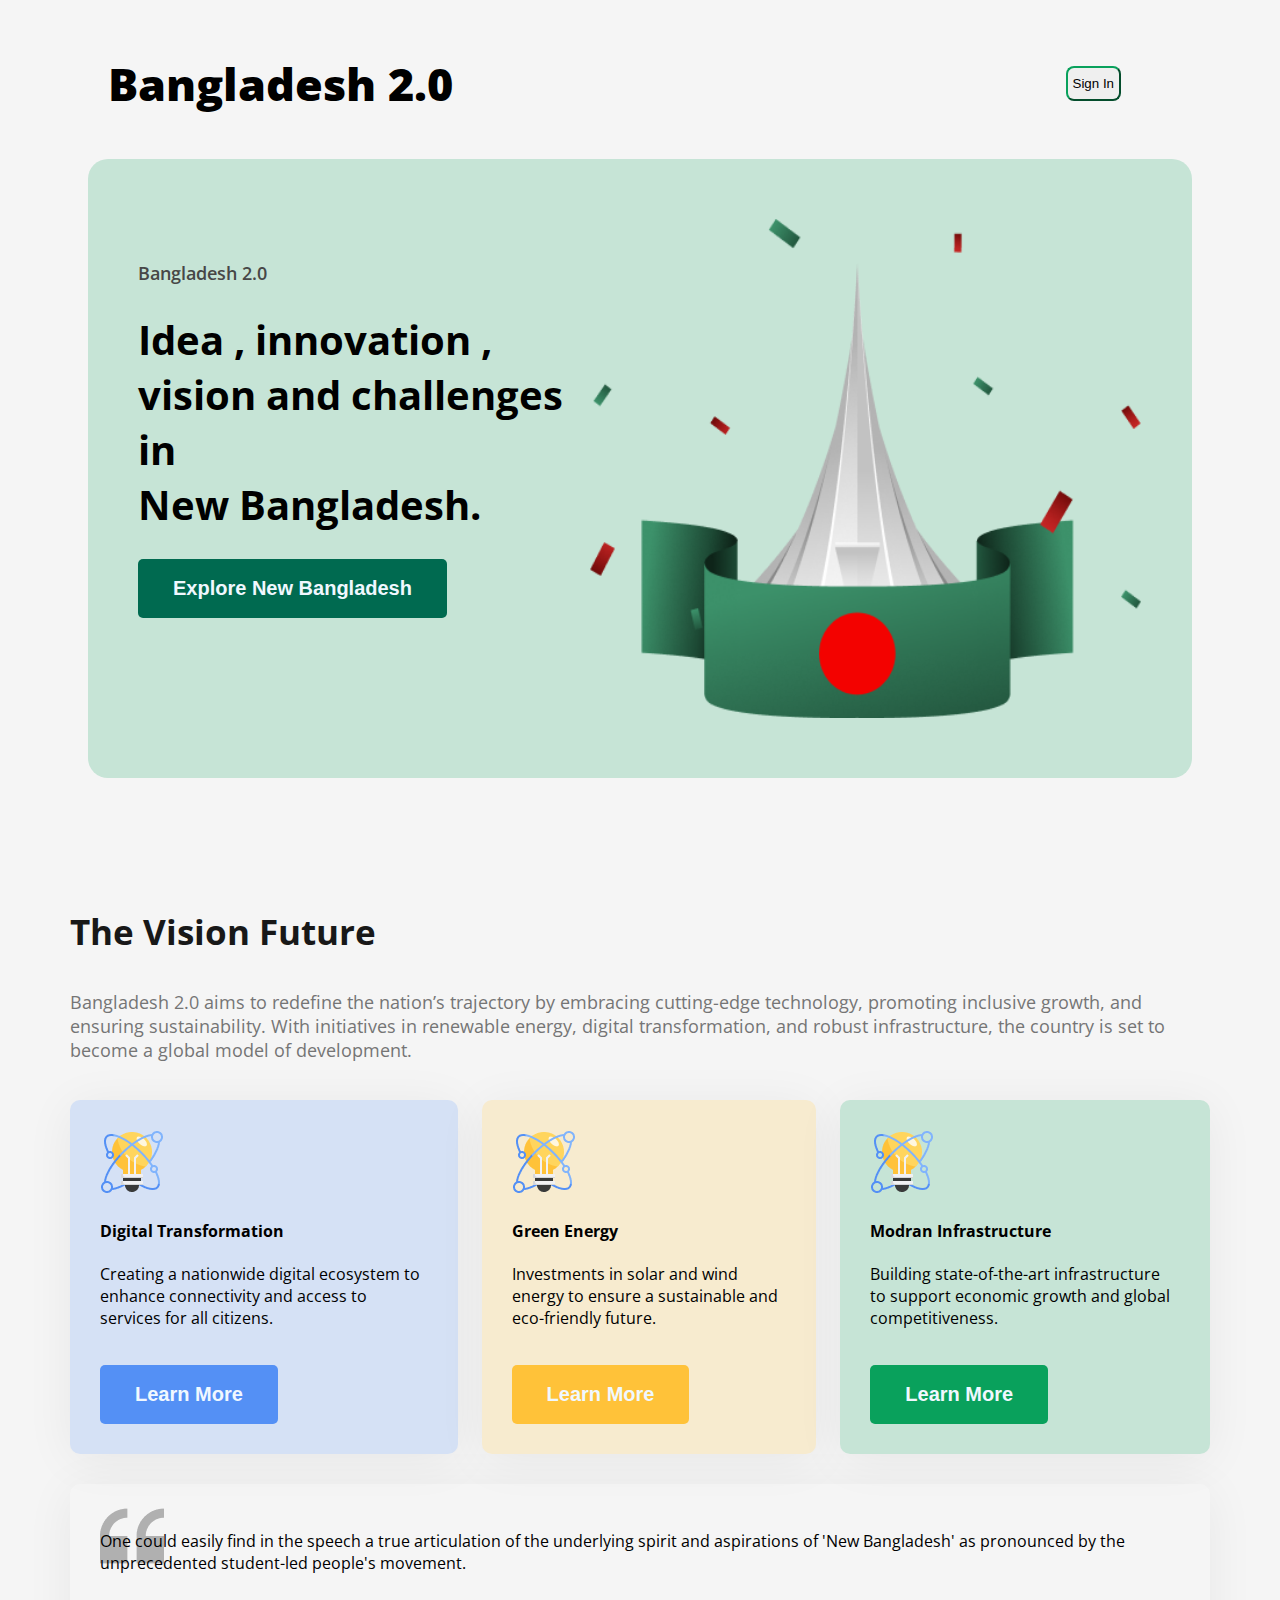
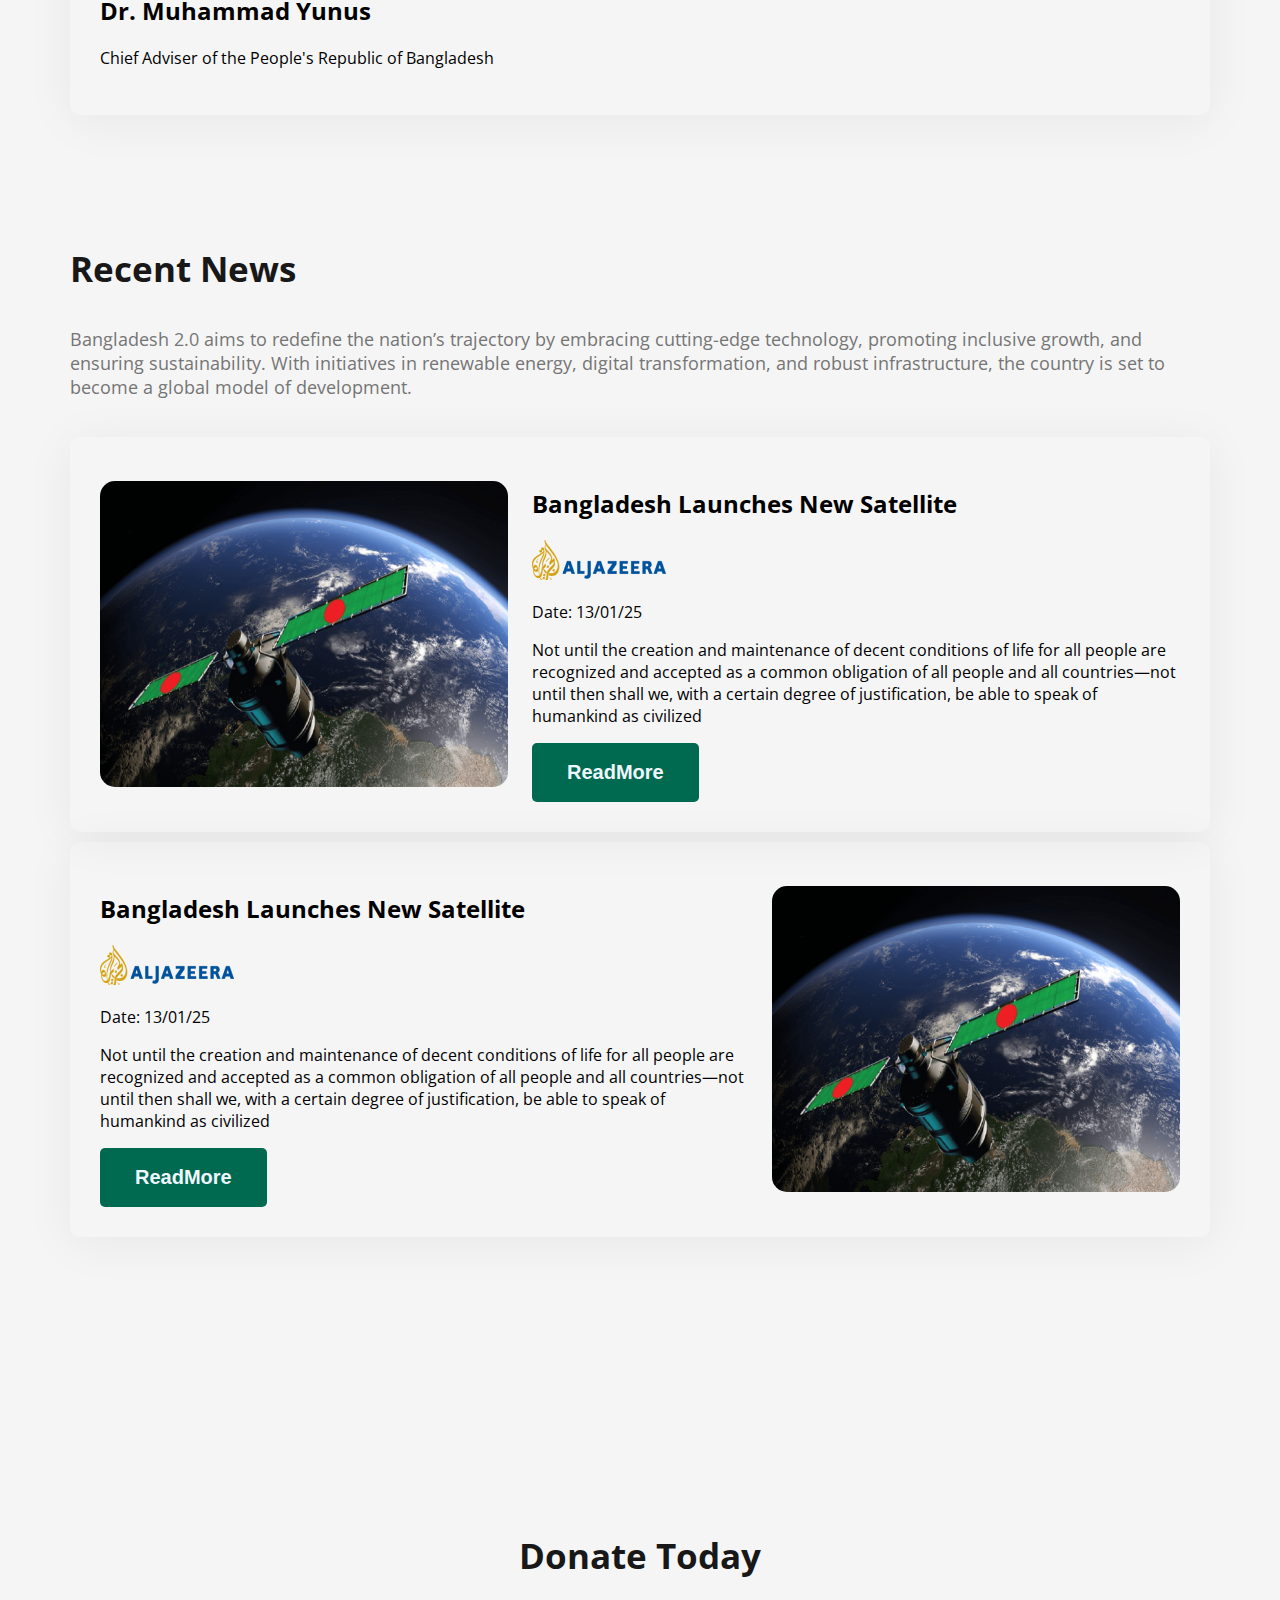
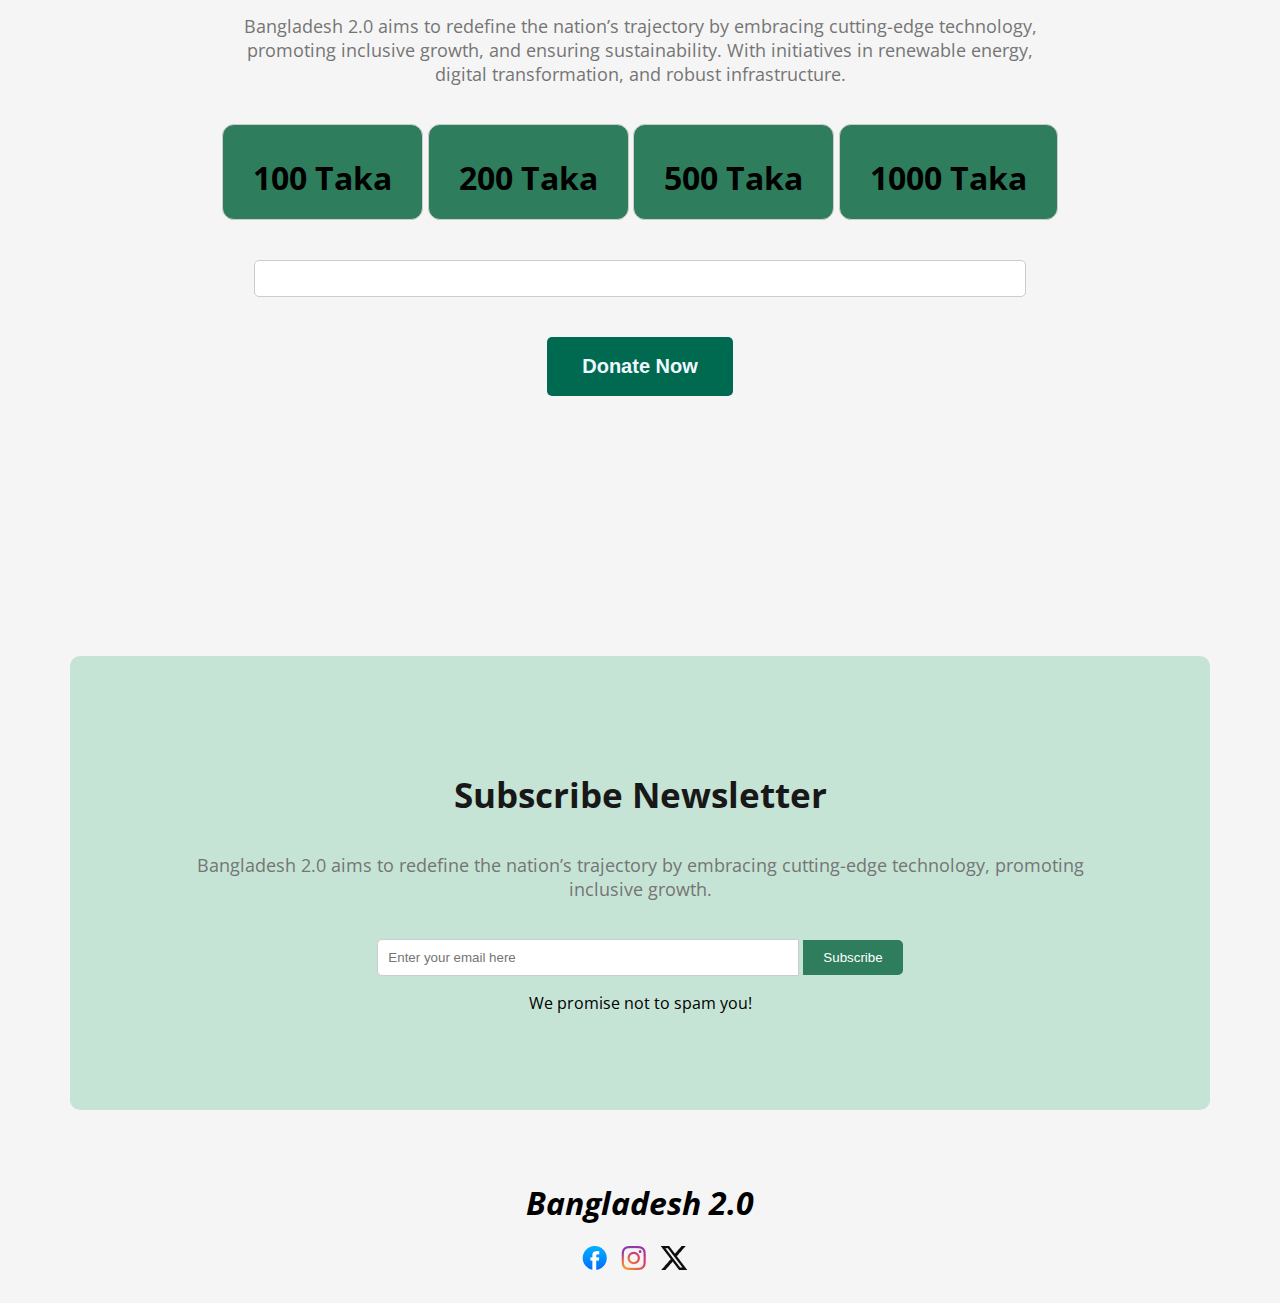
<file: index.html>
<!DOCTYPE html>
<html lang="en">
<head>
    <meta charset="UTF-8">
    <meta name="viewport" content="width=device-width, initial-scale=1.0">
    <title>Bangladesh 2.0</title>
    <link rel="preconnect" href="https://fonts.googleapis.com">
    <link rel="preconnect" href="https://fonts.gstatic.com" crossorigin>
    <link
        href="https://fonts.googleapis.com/css2?family=Anton&family=Open+Sans:ital,wght@0,300..800;1,300..800&display=swap"
        rel="stylesheet">
    <link rel="stylesheet" href="./fagun.css">

</head>
<body class="open-sans-normal">
    <header class="header">
        <nav>
            <h3 class="nav-title">Bangladesh 2.0</h3>
            <ul>
                <li><a class="dark-2" href=""><span><button class="src">Sign In</button></span></a></li>
                
            </ul>
        </nav>
        <div class="banner">
            <div class="banner-container">
                <h6 class="banner-greetings dark-2">Bangladesh 2.0</h6>
                <h1 class="banner-title">Idea , innovation , <br>
                    vision and challenges in <br> New Bangladesh.</h1>
                
                <button class="btn-primary">Explore New Bangladesh</button>
            </div>
            <img class="banner-profile-pic" src="./assets/hero.png" alt="">
        </div>
    </header>
    <main>
        <section class="skills">
            <h3 class="section-title ">The Vision Future</h3>
            <p class="section-description">Bangladesh 2.0 aims to redefine the nation’s trajectory by embracing cutting-edge technology, promoting inclusive growth, and ensuring sustainability. With initiatives in renewable energy, digital transformation, and robust infrastructure, the country is set to become a global model of development.</p>
            <div class="skills-container">
                <div class="skill">
                    <img src="./assets/card-icon.png" alt="">
                    <h4 class="skill-title">Digital Transformation</h4>
                    <p class="skill-description">Creating a nationwide digital ecosystem to enhance connectivity and access to services for all citizens.</p>
                    <button>Learn More</button>
                </div>
                <div class="skill">
                    <img src="./assets/card-icon.png" alt="">
                    <h4 class="skill-title">Green Energy</h4>
                    <p class="skill-description">Investments in solar and wind energy to ensure a sustainable and eco-friendly future.</p>
                    <button>Learn More</button>
                </div>
                <div class="skill">
                    <img src="./assets/card-icon.png" alt="">
                    <h4 class="skill-title">Modran Infrastructure</h4>
                    <p class="skill-description">Building state-of-the-art infrastructure to support economic growth and global competitiveness.</p>
                    <button>Learn More</button>
                </div>
                
            </div>
            <div class="advisor">
                <div class="news-details">
                    <p>One could easily find in the speech a true articulation of the underlying spirit and aspirations of 'New Bangladesh' as pronounced by the unprecedented student-led people's movement.</p>
                    <h2>Dr. Muhammad Yunus</h2>
                    <p>Chief Adviser of the People's Republic of Bangladesh </p>
                </div>
                
            </div>

        </section>

        <section class="sateliteOne">
            <h3 class="section-title ">Recent News</h3>
            <p class="section-description">Bangladesh 2.0 aims to redefine the nation’s trajectory by embracing cutting-edge technology, promoting inclusive growth, and ensuring sustainability. With initiatives in renewable energy, digital transformation, and robust infrastructure, the country is set to become a global model of development.</p>
            <div class="news-container">
                <img class="sateliteImg" src="./assets/satelite.png" alt="">
                <div class="news-details">
                    <h2>Bangladesh Launches New Satellite</h2>
                    <img src="./assets/al-jazeera.png" alt="">
                    <p>Date: 13/01/25</p>
                    <p>Not until the creation and maintenance of decent conditions of life for all people are recognized and accepted as a common obligation of all people and all countries—not until then shall we,
                        with a certain degree of justification, be able to speak of humankind as civilized</p>
                    <button class="btn-primary">ReadMore</button>
                </div>
                
            </div>
            <div class="news-container-two">
                <div class="news-details">
                    <h2>Bangladesh Launches New Satellite</h2>
                    <img src="./assets/al-jazeera.png" alt="">
                    <p>Date: 13/01/25</p>
                    <p>Not until the creation and maintenance of decent conditions of life for all people are recognized and accepted as a common obligation of all people and all countries—not until then shall we,
                        with a certain degree of justification, be able to speak of humankind as civilized</p>
                    <button class="btn-primary">ReadMore</button>
                </div>
                <img class="sateliteImg" src="./assets/satelite.png" alt="">
                

        </section>

        <section class="about">
            <h3 class="section-title">Donate Today</h3>
            <p class="section-description">Bangladesh 2.0 aims to redefine the nation’s trajectory by embracing cutting-edge technology, promoting inclusive growth, and ensuring sustainability. With initiatives in renewable energy, digital transformation, and robust infrastructure.</p>
            <div class="about-items">
                <div class="about-item">
                    <h1 class="item-title"><span class="item-title1">100 Taka</span></h1>
                </div>
                <div class="about-item">
                    <h1 class="item-title">200 Taka</h1>
                </div>
                <div class="about-item">
                    <h1 class="item-title">500 Taka</h1>
                </div>
                <div class="about-item">
                    <h1 class="item-title">1000 Taka</h1>
                </div>
            </div>
            <input class="donate-input" type="text">
            <button class="btn-primary">Donate Now</button>

        </section>

        <section class="subscribe">
            <h3 class="section-title">Subscribe Newsletter</h3>
            <p class="section-description">Bangladesh 2.0 aims to redefine the nation’s trajectory by embracing cutting-edge technology, promoting inclusive growth.</p>
            <div class="newsletter-form">
                <input type="email" placeholder="Enter your email here">
                <button>Subscribe</button>
              </div>
            
            <p>We promise not to spam you!</p>

        </section>
    </main>

    <footer class="ftr">
        <h1>Bangladesh 2.0</h1>
        <div class="ftr-icons">
            <img class="img-icon" src="assets/facebook.png" alt="">
            <img class="img-icon" src="assets/instagram.png" alt="">
            <img class="img-icon" src="assets/x.png" alt="">
        </div>
            </footer>
</body>
</html>
</file>
<file: fagun.css>
body{
    background-color: #f5f5f5;
}


.open-sans-normal {
    font-family: "Open Sans", serif;
    font-optical-sizing: auto;
    font-style: normal;
    font-variation-settings:
      "wdth" 100;
  }
  
  /* shared style */
  .text-primary{
      color: #006A50;
  }

  .src{
    border-radius: 8px;
    border-color: #09a15c;
    padding: 8px 5px;
  }
  
  .dark-2{
      color: #474747;
  }
  
  /* Nav Styles */
  nav{
      display: flex;
      align-items: center;
      justify-content: space-between;
      margin: 0 100px;
  }
  
  .nav-title{
      font-weight: 800;
      font-size: 45px;
  }
  
  nav ul {
      display: flex;
      align-items: center;
  }
  
  nav ul li {
      list-style: none;
      margin-right: 51px;
  }
  
  nav li a {
      text-decoration: none;
  }
  
  .btn-primary{
      background-color: #006A50;
      font-weight: bold;
      font-size: 20px;
      color: aliceblue;
      padding: 18px 35px;
      border-radius: 5px;
      border: none;
  }
  .btn-primary:hover{
    background-color: #004d39;
  }

  .section-title{
    font-size: 35px;
    font-weight: bold;
    color: #181818;
}
.section-description{
    font-size: 18px;
    color: #757575;
}
.text-center{
    text-align: center;
}

  
  /* banner style */
  .banner {
    background-color: #C6E4D6;
      display: flex;
      justify-content: space-between;
      border-radius: 20px;
      padding-left: 50px;
      padding-right: 50px;
      padding-top: 60px;
      padding-bottom: 60px;
      margin-left: 80px;
      margin-right: 80px;
      /* margin: 0 30px 0 100px; */
      
  }
  .banner-container{
      max-width: 580px;
      padding-bottom: 100px;
  }
  .banner-greetings{
      font-size: 45px;
      font-weight: 600;
      margin-bottom: 0%;
      font-size: large;
  }
  .banner-title{
      font-weight: bold;
      font-size: 40px;
  }
  
  .banner-profile-pic{
      width: 580px;
  }

   /* main style */
main{
    max-width: 1140px;
    margin: 0 auto;
}
main section {
    
    margin-top: 130px;
    margin-bottom: 30px;
}

.about{
    border-radius: 10px;
    padding: 130px 150px;
    text-align: center;
}

.about-items{
    display: flex;
    justify-content: space-around;
}

.item-description{
    font-weight: 600;
}
.donate-input{
    align-items: center;
    width: 750px;
    padding: 10px;
    border-radius: 5px;
    border: 1px solid #ccc;
    margin-bottom: 40px;
    margin-top: 40px;
}
.about-items{
    align-items: center;
}

.about-item{
    padding: 10px;
    border: 1px solid #ccc;
    border-radius: 12px;
    background: #2e7d5c;
}
.item-title{
    padding-left: 20px;
    padding-right: 20px;
    margin-bottom: 10px;
}

 /* .item-title1{ 
    
}*/


.about-item:hover {
    background-color:#C6E4D6;
}

.subscribe{
    border-radius: 10px;
    padding: 80px 100px;
    text-align: center;
    margin-top: 130px;
    background-color: #C6E4D6;
}

/* skill */
.skills-container{
    display: flex;
    gap: 24px;
}
.skill{
    padding: 30px;
    border-radius: 10px;
    box-shadow: 0px 6px 50px 0px rgba(0, 0, 0, 0.06);
}
.skills-container > :first-child {
    background-color: #d5e1f5;
  }
  .skills-container > :nth-child(2) {
    background-color: #f7ebcf;
}
.skills-container > :nth-child(3) {
    background-color: #c6e4d6;
}

.skills-container > :first-child button {
    background-color: #5490f5;
      font-weight: bold;
      font-size: 20px;
      color: aliceblue;
      padding: 18px 35px;
      border-radius: 5px;
      border: none;
      margin-top: 20px;
}

.skills-container > :nth-child(2) button{
    background-color: #ffc239;
      font-weight: bold;
      font-size: 20px;
      color: aliceblue;
      padding: 18px 35px;
      border-radius: 5px;
      border: none;
      margin-top: 20px;
}
.skills-container > :nth-child(3) button{
    background-color: #09a15c;
      font-weight: bold;
      font-size: 20px;
      color: aliceblue;
      padding: 18px 35px;
      border-radius: 5px;
      border: none;
      margin-top: 20px;
}
.section-description{
    padding-bottom: 20px;
}

.news-container{
    padding: 30px;
    border-radius: 10px;
    box-shadow: 0px 6px 50px 0px rgba(0, 0, 0, 0.06);
    display: flex;
    gap: 24px;
    align-items: center;
}
.sateliteImg{
    border-radius: 15px;
}

.news-container-two{
    padding: 30px;
    border-radius: 10px;
    box-shadow: 0px 6px 50px 0px rgba(0, 0, 0, 0.06);
    margin-top: 10px;
    display: flex;
    gap: 24px;
    align-items: center;
}
.advisor{
    padding: 30px;
    border-radius: 10px;
    box-shadow: 0px 6px 50px 0px rgba(0, 0, 0, 0.06);
    margin-top: 30px;
    display: flex;
    gap: 24px;
    align-items: center;
    background-image: url(assets/quote-bg.png);
    background-repeat: no-repeat;
    background-position: top 20px left 30px;
}

/* footer */

.ftr{
    font-style: italic;
    text-align: center;
    padding: 20px;
    background-color: whitesmoke;
}
 /* .ftr-icons{ 
   display: flex;
   align-items: ;
   margin-top: 80px;
}*/

.img-icon{
margin-right: 10px;
}


/* nws latr */

.newsletter-form input {
    width: 70%;
    max-width: 400px;
    padding: 10px;
    border: 1px solid #ccc;
    border-radius: 5px 0 0 5px;
    outline: none;
  }
  
  .newsletter-form button {
    background-color: #2e7d5c;
    color: #fff;
    border: none;
    padding: 10px 20px;
    border-radius: 0 5px 5px 0;
    cursor: pointer;
  }
  
  .newsletter-form button:hover {
    background-color: #256e4e;
  }
</file>
